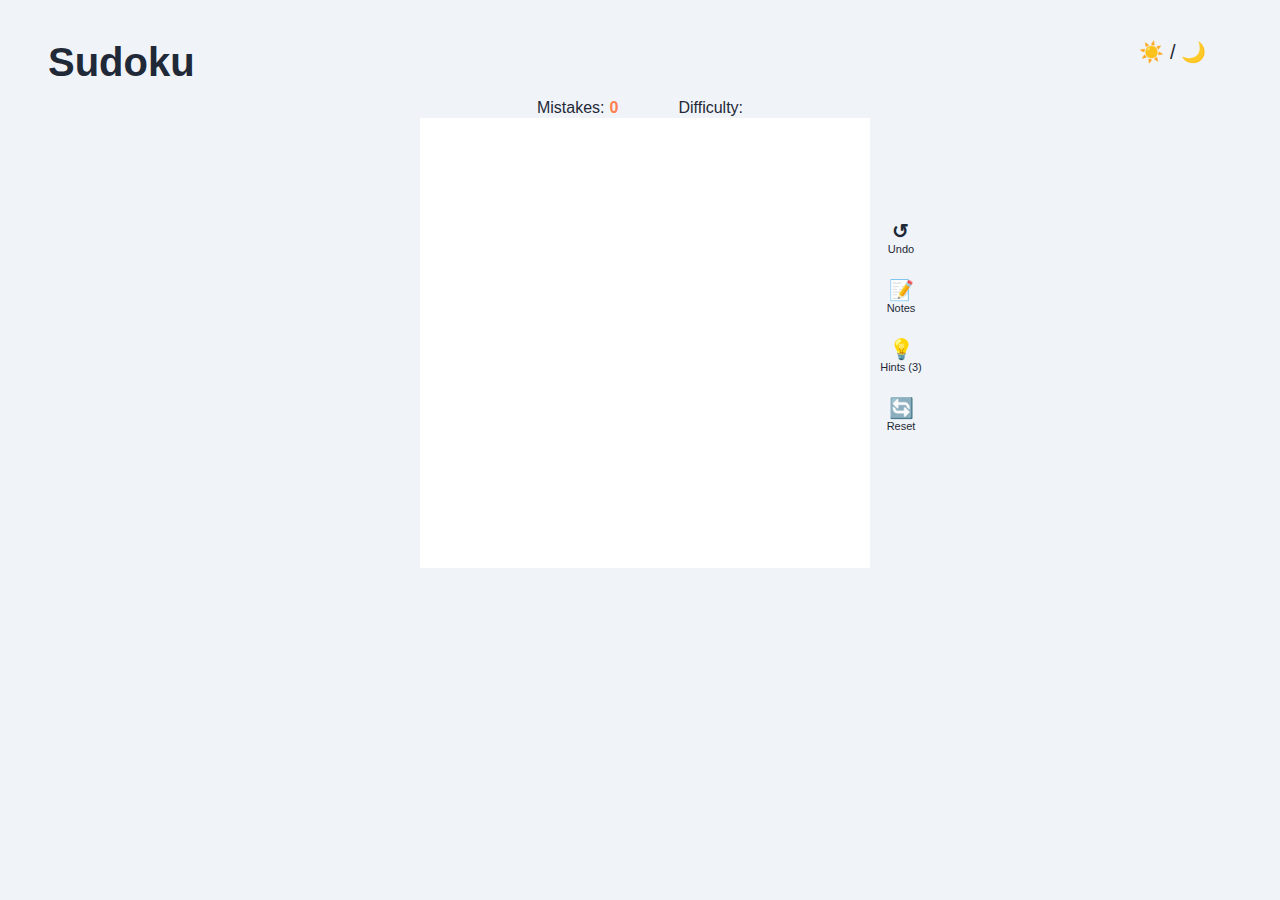
<file: index.html>
<!DOCTYPE html>
<html lang="en">
<head>
    <meta charset="UTF-8">
    <meta name="viewport" content="width=device-width, initial-scale=1.0">
    <title>Sudoku</title>
    <link rel="stylesheet" href="index.css">
</head>
<body>
    <header>
        <h1>Sudoku</h1>
        <!-- <div class="difficulty">
            <button id="Easy-sudoku">Easy</button>
            <button id="Hard-sudoku">Hard</button>
            <button id="Expert-sudoku">Expert</button>
            <button id="Extreme-sudoku">Extreme</button>
        </div> -->
        <button id="DarkModeBtn">☀️ / 🌙 </button>
    </header>

    <div class="mistakes">
        <div class="mistakes-label">
            <p>Mistakes: </p>
            <p id="errors">0</p>
        </div>
        <p>Difficulty: <span id="difficulty-level"></span></p>
    </div>


    <div class="game-container">
        <div id="board"></div>

        <div class="buttons">
            <button id="undo">&#x21BA;<p class="undo-label">Undo</p></button>
            <button id="notes">📝<p id="notes-label">Notes</p></button>
            <button id="hintBtn"> 💡<p id="hint-label"></p></button>
            <button id="resetBtn">🔄<p id="reset-label">Reset</p></button>    
        </div>
    </div>
    <div id="digits"></div>
</body>
<script src="index.js"></script>
</html>
</file>
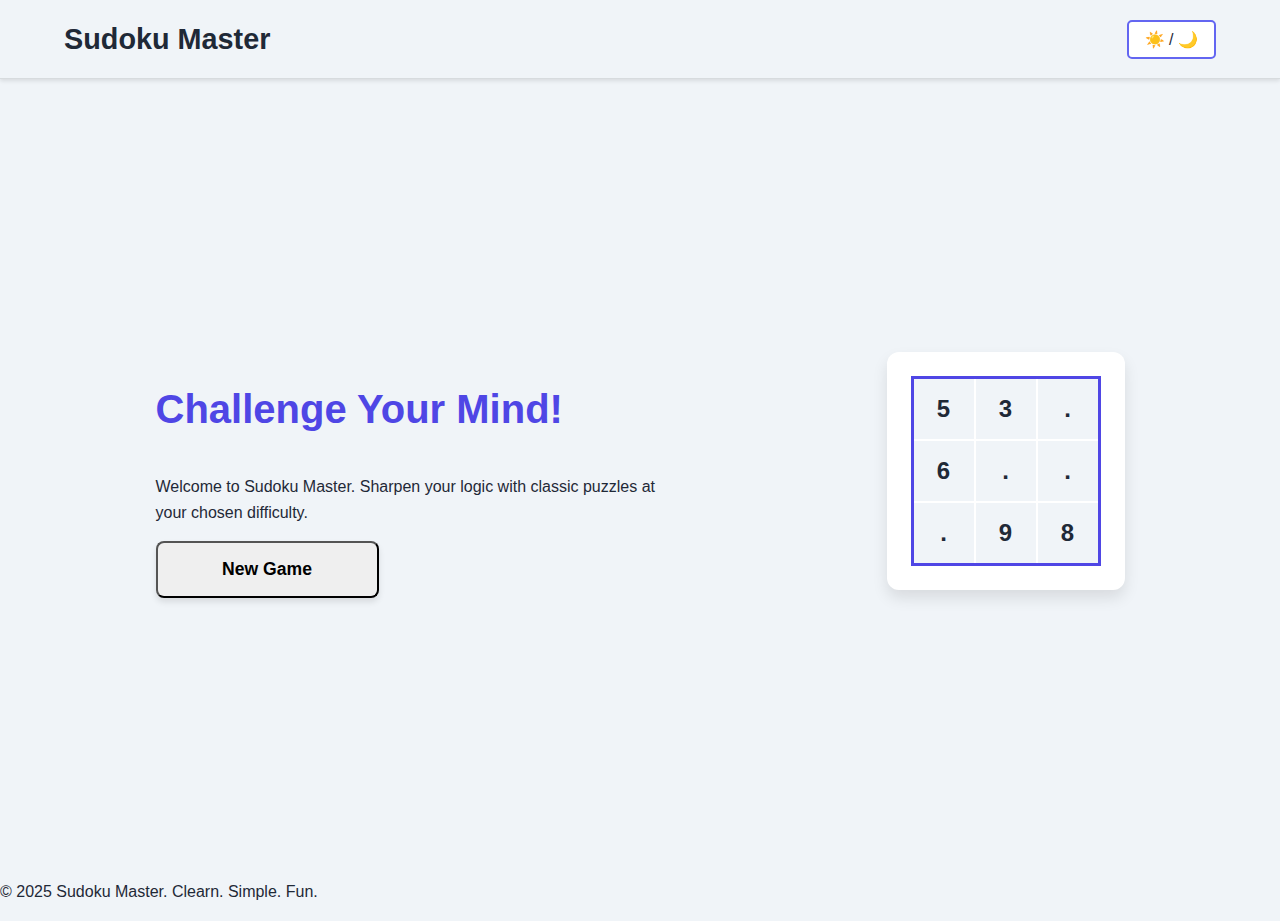
<file: home.html>
<!DOCTYPE html>
<html lang="en">
<head>
    <meta charset="UTF-8">
    <meta name="viewport" content="width=device-width, initial-scale=1.0">
    <link rel="stylesheet" href="home.css">
    <title>Sudoku Master - Home</title>
</head>
<body>
    <header class="main-header">
        <h1>Sudoku Master</h1>
        <button id="theme-toggle" aria-label="Toggle light and dark mode">
            <span>☀️ / 🌙 </span>
        </button>
    </header>

    <main class="hero-section">
        <section class="intro-card">
            <h2>Challenge Your Mind!</h2>
            <p>Welcome to Sudoku Master. Sharpen your logic with classic puzzles at your chosen difficulty.</p>

            <div class="main-actions">
                <div id="new-game-dropdown-container" class="dropdown-closed">
                    <button id="new-game-btn" class="cta-button primary-cta">
                        New Game
                    </button>

                    <div id="difficulty-options-menu" class="difficulty-menu">
                        <!-- <p>Select Difficulty:</p> -->
                        <button class="difficulty-option-btn" data-difficulty="easy">Easy</button>
                        <button class="difficulty-option-btn" data-difficulty="hard">Hard</button>
                        <button class="difficulty-option-btn" data-difficulty="expert">Expert</button>
                        <button class="difficulty-option-btn" data-difficulty="extreme">Extreme</button>
                    </div>
                </div>
            </div>
            <button id="continue-btn" style="display:none;">Continue Your Last Game</button>
        </section>

        <aside class="visual-element">
            <div class="sudoku-grid-preview">
                <span class="cell">5</span><span class="cell">3</span><span class="cell">.</span>
                <span class="cell">6</span><span class="cell">.</span><span class="cell">.</span>
                <span class="cell">.</span><span class="cell">9</span><span class="cell">8</span>
            </div>
        </aside>
    </main>

    <footer class="main-footer">
        <p>&copy; 2025 Sudoku Master. Clearn. Simple. Fun.</p>
    </footer>
    
</body>

<script src="home.js"></script>
</html>
</file>
<file: index.css>
/* Light mode */

:root {
    --bg-color: #f0f4f8;        /* Light background */
    --bg-secondary: #ffffff;      /* Tile background */
    --text-color: #1f2937;      /* Dark text */
    --text-secondary: #0f172a;    /* H1/Borders */
    --primary-color: #4f46e5;   /* Violet/Blue accent */
    --secondary-color: #6366f1; /* Lighter accent */    

    --tile-bg-start: whitesmoke; /* Tile background */
    --border-color-heavy: black;
    --border-color-light: lightgray;

    --highlight-color: #d6ebff;
    --correct-color: #66bb6a;
    --error-color: coral;
    --hint-color: #c8f7c5;
    --selected-color-bg: rgba(128, 128, 128, 0.1);
    --selected-color-border: rgba(255, 128, 0, 0.575);
    --note-color: grey;
    --note-highlight: #0011ff;

    --card-bg: #ffffff;         /* White card background */
}
/* Dark mode */
[data-theme="dark"] {
    --bg-color: #111827;        /* Dark background (near black) */
    --bg-secondary: #1E1E1E;      /* Tile background */
    --text-color: #f9fafb;      /* Light text */
    --text-secondary: #E0E0E0;    /* H1/Borders */
    --primary-color: #a78bfa;   /* Light violet accent */
    --secondary-color: #c4b5fd; /* Lighter accent */

    --tile-bg-start: #2c2c2ca7; /* Tile background */
    --border-color-heavy: white;
    --border-color-light: #333333;

    --highlight-color: #2b3d4f;
    --correct-color: #81c784;
    --error-color: #EF5350;
    --hint-color: #37474f;
    --selected-color-bg: #1E1E1E;
    --selected-color-border: rgba(255, 128, 0, 0.575);
    --note-color: #BDBDBD;
    --note-highlight: #258de1;

    --card-bg: #1f2937;         /* Dark card background */
    
}
body{
    font-family: Arial, Helvetica, sans-serif;
    text-align: center;

    background-color: var(--bg-color); 
    color: var(--text-color);
    transition: background-color 0.3s, color 0.3s;
}
header{
    display: flex;
    justify-content: space-between;
    height: 7vh;
    color: var(--text-secondary);
    /* margin-bottom: 15px;     */
}
header, h1{
    margin-left: 20px;
    margin-top: 20px;
    
}
header, #DarkModeBtn{
    margin-right: 30px;
    background-color: transparent;
    border: none;
    font-size: 20px;
    color: var(--text-color);
}
#DarkModeBtn:hover {
    cursor: pointer;
    background-color: var(--secondary-color);
    color: #ffffff;
    border-radius: 4px;
}
.difficulty{
    display: flex;
    gap: 5px;
    justify-content: center;
    border: none;
}


.mistakes{
    display: flex;
    gap: 60px;
    text-align: center;
    justify-content: center;
    margin-bottom: -15px;
}
.mistakes-label{
    display: flex;
    gap: 5px;
}

#DarkModeBtn{
    background-color: transparent;
    border: none;
    font-size: 20px;
}
#errors{
    color: coral;
    font-weight: 600;
    margin-bottom: -15px;
    
}

.game-container{
    display: flex;
    justify-content: center;
    align-items: flex-start;
    gap: 4px;
    
}
.buttons {
    display: flex;
    flex-direction: column;
    align-items: center;
    gap: 0;
    margin-top: 100px;
}
#board{
    width: 450px;
    height: 450px;
    cursor: pointer;
    margin-left: 68px;
    display: flex;
    flex-wrap: wrap;
    background-color: var(--bg-secondary);
}

.tile{
    width: 48px;
    height: 48px;
    border: 1px solid var(--border-color-light);

   
    font-size: 20px;
    font-weight: bold;
    display: flex;
    justify-content: center;
    align-items: center;
    color: var(--text-color);
}

.tile-start{
    background-color: var(--tile-bg-start);
}

.tile .notes{
    font-size: 0.8rem;
    /* color: grey; */
    text-align: center;
    color: var(--note-color);
}
#undo, #notes, #hintBtn, #resetBtn {
    margin-bottom: 10px;
    background: transparent;
    border: none;
    font-weight: 900;
    font-size: 20px;
    justify-content: left;
    color: var(--text-color);
}

.hint-color{
    background-color: var(--hint-color);
    transition: background-color 1s ease;
}

#undo:hover, #notes:hover, #hintBtn:hover, #resetBtn:hover{
    color: var(--selected-color-border);
}
#notes-label, #hint-label, .undo-label, #reset-label {
    font-size: 11px;
    font-weight: 500;
    margin-top: 0;
}

#digits{
    width: 450px;
    height: 50px;
    
    margin: 20px auto 0;

    justify-content: center;   
    display: flex;
    flex-wrap: wrap;
    
}
.number{
    width: 44px;
    height: 44px;
    border: 1px solid var(--border-color-heavy);
    margin: 2px;
    border-radius: 4px;
    cursor: pointer;

    
    font-size: 20px;
    font-weight: bold;
    display: flex;
    justify-content: center;
    align-items: center;
}
.num-count{
    position: absolute;
    font-size: 0.7em;
    color: var(--text-color);
    margin-left: 25px;
    margin-top: 20px;
}

.number-selected {
    background-color: var(--selected-color-bg);
    border:1px solid var(--selected-color-border);
}

.horizontal-line{
    border-bottom: 2px solid var(--border-color-heavy);
}
.vertical-line{
    border-right: 2px solid var(--border-color-heavy);
}
.highlight{
    background-color: var(--highlight-color);
}
.disabled{
    opacity: 0.5;
    pointer-events: none;
    cursor: not-allowed;
}
.correct-color{
    color: var(--correct-color);
}
.wrong-color{
    color: var(--error-color);
}
.note-highlight{
    color:  var(--note-highlight);
    font-weight: 700;
    text-shadow: 0 0 20px rgba(45, 54, 181, 0.5);
}

.custom-dialog-overlay {
    position: fixed;
    top: 0;
    left: 0;
    width: 100%;
    height: 100%;
    background-color: rgba(0, 0, 0, 0.8);
    display: flex;
    justify-content: center;
    align-items: center;
    z-index: 1000;
}

.dialog-content {
    background-color: var(--card-bg), var(--bg-secondary);
    color: var(--text-color);
    padding: 30px;
    border-radius: 10px;
    box-shadow: 0 5px 15px rgba(0, 0, 0, 0.5);
    width: 90%;
    max-width: 400px;
    text-align: center;
    margin-top: -100px;
}

.dialog-info {
    margin: 20px 0;
    padding: 10px;
    border: 1px solid var(--border-color-light);
    border-radius: 5px;
    background-color: var(--bg-color);
}

.dialog-actions {
    display: flex;
    flex-direction: column;
    gap: 15px;
    margin-top: 20px;
    justify-content: center;
    align-items: center;
}

#new-game-pause-container {
    position: relative;
    display: inline-block;
}

#new-game-pause-dropdown.difficulty-menu {
    display: none;
    position: absolute;
    top: 100%;
    left: 0;
    right: 0;
    z-index: 10;
    width: 100%;
    padding: 10px;
    margin-top: 5px;
    background-color: var(--card-bg);
    border: 1px solid var(--secondary-color);
}

#new-game-pause-dropdown.menu-open {
    display: flex !important;
    flex-direction: column;
}

.hidden {
    display: none !important;
}

.timer-controls {
    display: flex;
    align-items: center;
    gap: 5px;
    
}

#pause-btn {
    background-color: transparent;
    color: var(--text-color);
    border: none;
    padding: 8px 12px;
    border-radius: 5px;
    cursor: pointer;
    transition: background-color 0.2s;
}

#pause-btn:hover {
    color: var(--selected-color-border);
}

.paused #board, .paused #digits {
    pointer-events: none;
    opacity: 0.5;
}

#resume-btn {
    width: 50%;
    background: var(--bg-color);
    color: var(--text-color);
    border: 1px solid var(--border-color-heavy);
    padding: 8px 12px;
    border-radius: 5px;
    cursor: pointer;
    transition: background-color 0.2s;
}
#resume-btn:hover {
    background-color: var(--secondary-color);
}

#new-game-pause-btn {
    text-decoration: none;
    padding: 1rem 2rem;
    border-radius: 8px;
    font-weight: bold;
    font-size: 1.1rem;
    text-align: center;
}

.difficulty-option-btn-pause {
    width: 100%;
    padding: 8px;
    background: none;
    border: none;
    text-align: left;
    cursor: pointer;
    color: var(--text-color);
    font-size: 1rem;
    transition: background-color 0.2s;
}
.difficulty-option-btn-pause:hover {
    background-color: var(--secondary-color);
    color: var(--card-bg), var(--bg-secondary);
    border-radius: 4px;
}



/* .dark-mode {
    background-color: #121212;
}
.dark-mode .mistakes{
    color: #E0E0E0;
}
.dark-mode header h1 {
    color: #E0E0E0;
}
.dark-mode #board {
    background-color: #1E1E1E;
}
.dark-mode .tile {
    color: #E0E0E0;
    border: 1px solid #333333;
}
.dark-mode .tile-start {
    background-color: #2c2c2ca7;
}
.dark-mode #digits {
    color: #BDBDBD;
}
.dark-mode .number {
    border: 1px solid #9E9E9E;
}
.dark-mode .number-selected {
    background-color: #1E1E1E;
    border-color: rgba(255, 128, 0, 0.575);
}
.dark-mode .num-count {
    color: #BDBDBD;
}
.dark-mode #undo {
    color: #B0BEC5;
}
.dark-mode #undo:hover{
    color: rgba(255, 128, 0, 0.575);
}
.dark-mode #notes {
    color: #B0BEC5;
}
.dark-mode #notes:hover {
    color: rgba(255, 128, 0, 0.575);
}
.dark-mode #hintBtn {
    color: #B0BEC5;
}
.dark-mode #hintBtn:hover {
    color: rgba(255, 128, 0, 0.575);
}
.dark-mode .hint-color{
    background-color: #37474f;
    transition: background-color 1s ease;
}
.dark-mode #resetBtn {
    color: #B0BEC5;
}
.dark-mode #resetBtn:hover {
    color: rgba(255, 128, 0, 0.575);
}
.dark-mode .horizontal-line {
    border-bottom: 2px solid white;
}
.dark-mode .vertical-line {
    border-right: 2px solid white;
}
.dark-mode .highlight {
    background-color:  #2b3d4f;
}
.dark-mode .error {
    color: #EF5350;
}
.dark-mode .correct-color{
    color:  #81c784;
}
.dark-mode .wrong-color{
    color: #EF5350;
}
.dark-mode .note-highlight{
    color:  #258de1;
    font-weight: 700;
}  */
</file>
<file: home.css>
/* --- 1. Color Variables & Theme Defaults (LIGHT MODE) --- */
:root {
    --bg-color: #f0f4f8;        /* Light background */
    --text-color: #1f2937;      /* Dark text */
    --primary-color: #4f46e5;   /* Violet/Blue accent */
    --secondary-color: #6366f1; /* Lighter accent */
    --card-bg: #ffffff;         /* White card background */
    --shadow-color: rgba(0, 0, 0, 0.1);
}

/* --- DARK MODE Variables --- */
[data-theme="dark"] {
    --bg-color: #111827;        /* Dark background (near black) */
    --text-color: #f9fafb;      /* Light text */
    --primary-color: #a78bfa;   /* Light violet accent */
    --secondary-color: #c4b5fd; /* Lighter accent */
    --card-bg: #1f2937;         /* Dark card background */
    --shadow-color: rgba(255, 255, 255, 0.05);
}

/* --- 2. Global Styling --- */
body {
    font-family: 'Segoe UI', Tahoma, Geneva, Verdana, sans-serif;
    background-color: var(--bg-color);
    color: var(--text-color);
    margin: 0;
    padding: 0;
    line-height: 1.6;
    transition: background-color 0.3s, color 0.3s; /* Smooth transition */
}

/* --- 3. Header & Footer --- */
.main-header {
    display: flex;
    justify-content: space-between;
    align-items: center;
    padding: 1rem 5%;
    border-bottom: 1px solid var(--shadow-color);
    box-shadow: 0 2px 4px var(--shadow-color);
}

.main-header h1 {
    margin: 0;
    font-size: 1.8rem;
}

/* --- 4. Theme Toggle Button --- */
#theme-toggle {
    background: var(--card-bg);
    color: var(--text-color);
    border: 2px solid var(--secondary-color);
    padding: 0.5rem 1rem;
    cursor: pointer;
    border-radius: 5px;
    font-size: 1rem;
    transition: background-color 0.3s, border-color 0.3s, transform 0.1s;
}

#theme-toggle:hover {
    background: var(--secondary-color);
    color: var(--card-bg); /* Text is light when button is hovered */
}
/* ... rest of your CSS for the toggle button's icon if you use SVGs ... */


/* --- 5. Hero Section (Main Content) --- */
.hero-section {
    display: flex;
    justify-content: space-around;
    align-items: center;
    min-height: 80vh;
    padding: 2rem 5%;
    flex-wrap: wrap; /* Allows wrapping on smaller screens */
    gap: 3rem;
}

.intro-card {
    max-width: 500px;
}

.intro-card h2 {
    font-size: 2.5rem;
    color: var(--primary-color);
}

/* .difficulty-options {
    margin: 2rem 0;
    display: flex;
    gap: 1rem;
    flex-wrap: wrap;
} */

#new-game-dropdown-container {
    position: relative;
    display: inline-block;
}

.difficulty-menu {
    display: none;
    position: absolute;
    top: 100%;
    left: 0;
    z-index: 10;
    width: 200px;
    padding: 10px;
    margin-top: 5px;
    background-color: var(--card-bg);
    border: 1px solid var(--secondary-color);
    border-radius: 6px;
    box-shadow: 0 4px 10px var(--shadow-color);
    flex-direction: column;
    gap: 5px;
}

.difficulty-option-btn {
    width: 100%;
    padding: 8px;
    background: none;
    border: none;
    text-align: left;
    cursor: pointer;
    color: var(--text-color);
    font-size: 1rem;
    transition: background-color 0.2s;
}

.difficulty-option-btn:hover {
    background-color: var(--secondary-color);
    color: var(--card-bg);
    border-radius: 4px;
}
.menu-open {
    display: flex;
}

.cta-button {
    width: 223px;
    text-decoration: none;
    padding: 1rem 2rem;
    border-radius: 8px;
    font-weight: bold;
    font-size: 1.1rem;
    text-align: center;
    transition: background-color 0.3s, transform 0.1s;
    box-shadow: 0 4px 6px var(--shadow-color);
}

.cta-button:hover {
    transform: translateY(-2px);
    opacity: 0.9;
}

#continue-btn {
    background-color: var(--primary-color);
    color: var(--card-bg);
    border: none;
    border-radius: 4px;
    margin-top: 30px;
    padding: 8px;
}
#continue-btn:hover {
    background-color: var(--secondary-color);
    color: var(--card-bg);
}


.hidden {
    display: none;
}

/* --- 6. Visual Element (The Grid Preview) --- */
.visual-element {
    padding: 1.5rem;
    background-color: var(--card-bg);
    border-radius: 12px;
    box-shadow: 0 8px 15px var(--shadow-color);
    max-width: 250px;
}

.sudoku-grid-preview {
    display: grid;
    grid-template-columns: repeat(3, 1fr);
    gap: 2px;
    border: 3px solid var(--primary-color);
}

.sudoku-grid-preview .cell {
    background-color: var(--bg-color);
    color: var(--text-color);
    height: 60px;
    width: 60px;
    display: flex;
    justify-content: center;
    align-items: center;
    font-size: 1.5rem;
    font-weight: bold;
}
</file>
